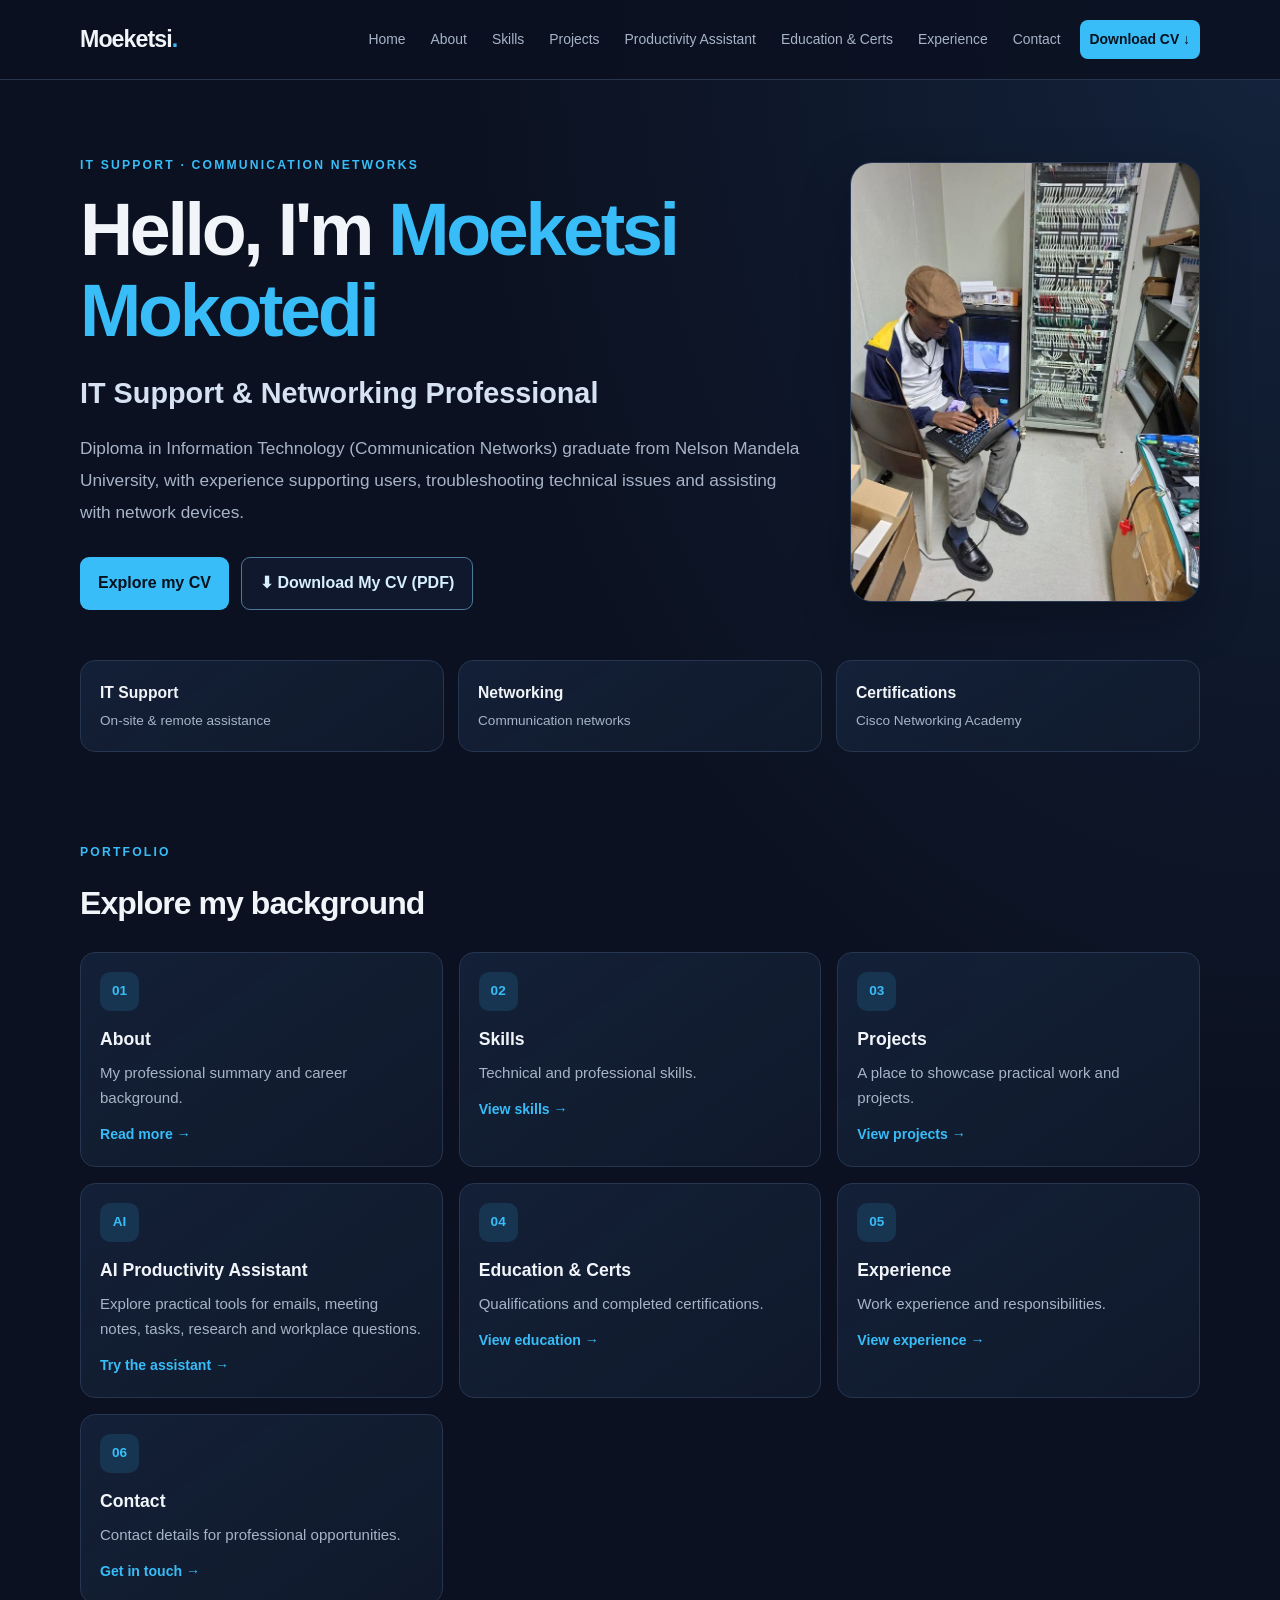
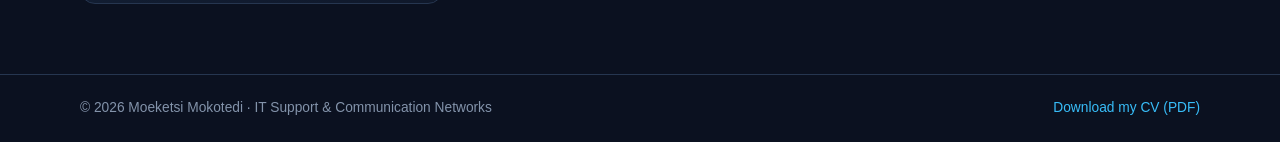
<file: index.html>
<!DOCTYPE html>
<html lang="en">
<head>
  <meta charset="UTF-8">
  <meta name="viewport" content="width=device-width, initial-scale=1.0">
  <meta name="description" content="Moeketsi Mokotedi's CV portfolio: IT support, communication networks, technical skills, education and experience.">
  <title>Home | Moeketsi Mokotedi</title>
  <link rel="stylesheet" href="css/style.css">
</head>
<body>

<header class="site-header">
  <a href="index.html" class="logo">Moeketsi<span>.</span></a>
  <button class="menu-toggle" aria-label="Toggle navigation" aria-expanded="false">☰</button>
  <nav class="navigation" aria-label="Main navigation">
    <a href="index.html">Home</a>
    <a href="about.html">About</a>
    <a href="skills.html">Skills</a>
    <a href="projects.html">Projects</a>
    <a href="productivity-assistant.html">Productivity Assistant</a>
    <a href="education.html">Education &amp; Certs</a>
    <a href="experience.html">Experience</a>
    <a href="contact.html">Contact</a>
    <a class="nav-download" href="downloads/Moeketsi-Mokotedi-CV.pdf" download>Download CV ↓</a>
  </nav>
</header>

<main class="page-wrap">

<section class="hero hero-with-photo">
  <div class="hero-copy">
    <p class="eyebrow">IT SUPPORT · COMMUNICATION NETWORKS</p>
    <h1>Hello, I'm <span>Moeketsi Mokotedi</span></h1>
    <h2>IT Support &amp; Networking Professional</h2>
    <p class="lead">Diploma in Information Technology (Communication Networks) graduate from Nelson Mandela University, with experience supporting users, troubleshooting technical issues and assisting with network devices.</p>
    <div class="button-row">
      <a class="button button-primary" href="about.html">Explore my CV</a>
      <a class="button button-outline" href="downloads/Moeketsi-Mokotedi-CV.pdf" download>⬇ Download My CV (PDF)</a>
    </div>
  </div>
  <img class="profile-photo" src="images/moeketsi-profile.jpg" alt="Moeketsi Mokotedi working on a laptop beside network equipment">
  <div class="quick-facts">
    <div><strong>IT Support</strong><span>On-site &amp; remote assistance</span></div>
    <div><strong>Networking</strong><span>Communication networks</span></div>
    <div><strong>Certifications</strong><span>Cisco Networking Academy</span></div>
  </div>
</section>
<section class="section">
  <div class="section-heading"><p class="eyebrow">PORTFOLIO</p><h2>Explore my background</h2></div>
  <div class="card-grid">
    <a class="feature-card" href="about.html"><span class="card-icon">01</span><h3>About</h3><p>My professional summary and career background.</p><span class="card-link">Read more →</span></a>
    <a class="feature-card" href="skills.html"><span class="card-icon">02</span><h3>Skills</h3><p>Technical and professional skills.</p><span class="card-link">View skills →</span></a>
    <a class="feature-card" href="projects.html"><span class="card-icon">03</span><h3>Projects</h3><p>A place to showcase practical work and projects.</p><span class="card-link">View projects →</span></a>
    <a class="feature-card" href="productivity-assistant.html"><span class="card-icon">AI</span><h3>AI Productivity Assistant</h3><p>Explore practical tools for emails, meeting notes, tasks, research and workplace questions.</p><span class="card-link">Try the assistant →</span></a>
    <a class="feature-card" href="education.html"><span class="card-icon">04</span><h3>Education &amp; Certs</h3><p>Qualifications and completed certifications.</p><span class="card-link">View education →</span></a>
    <a class="feature-card" href="experience.html"><span class="card-icon">05</span><h3>Experience</h3><p>Work experience and responsibilities.</p><span class="card-link">View experience →</span></a>
    <a class="feature-card" href="contact.html"><span class="card-icon">06</span><h3>Contact</h3><p>Contact details for professional opportunities.</p><span class="card-link">Get in touch →</span></a>
  </div>
</section>

</main>

<footer class="site-footer">
  <p>© 2026 Moeketsi Mokotedi · IT Support &amp; Communication Networks</p>
  <a href="downloads/Moeketsi-Mokotedi-CV.pdf" download>Download my CV (PDF)</a>
</footer>
<script src="js/script.js"></script>

</body>
</html>
</file>
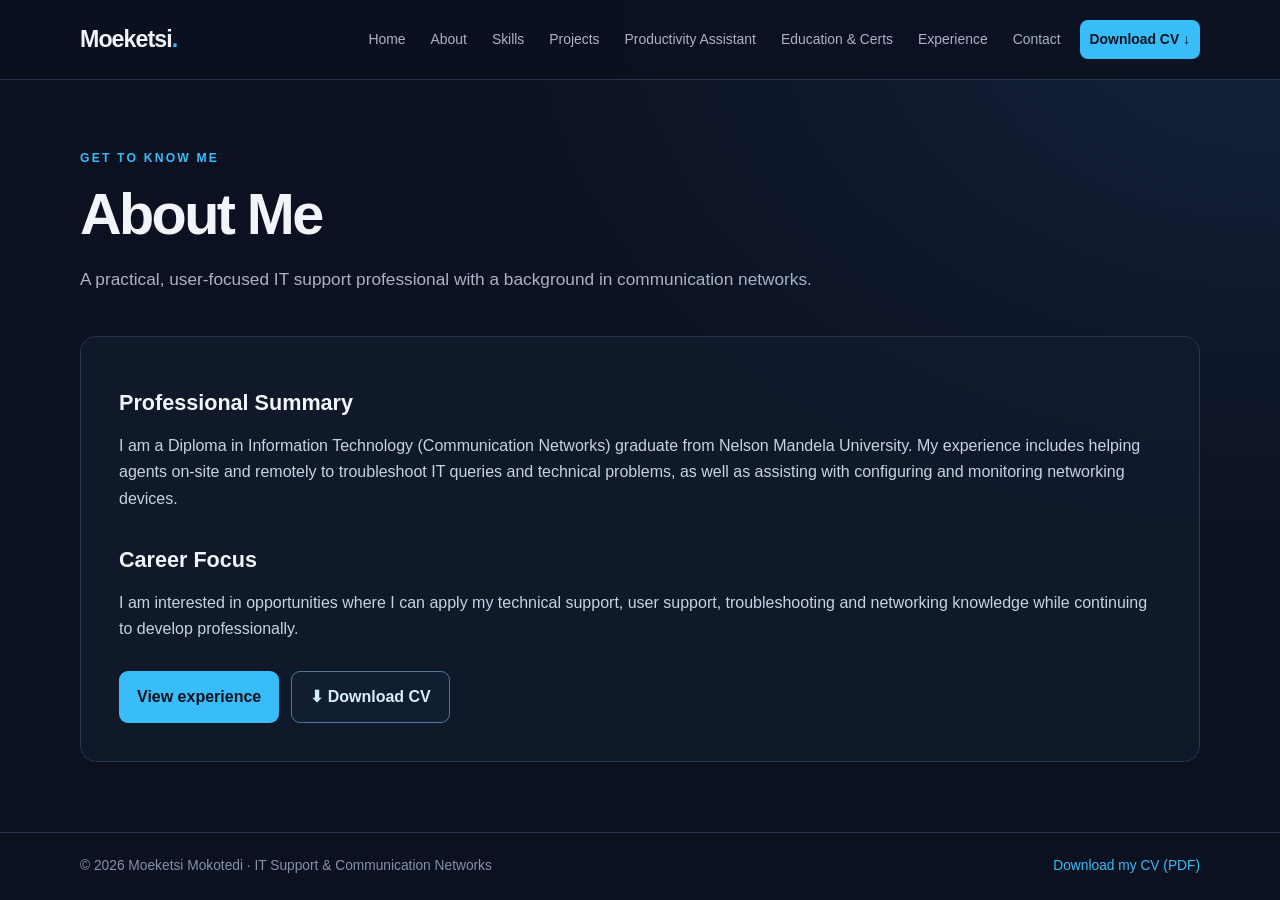
<file: about.html>
<!DOCTYPE html>
<html lang="en">
<head>
  <meta charset="UTF-8">
  <meta name="viewport" content="width=device-width, initial-scale=1.0">
  <meta name="description" content="Moeketsi Mokotedi's CV portfolio: IT support, communication networks, technical skills, education and experience.">
  <title>About | Moeketsi Mokotedi</title>
  <link rel="stylesheet" href="css/style.css">
</head>
<body>

<header class="site-header">
  <a href="index.html" class="logo">Moeketsi<span>.</span></a>
  <button class="menu-toggle" aria-label="Toggle navigation" aria-expanded="false">☰</button>
  <nav class="navigation" aria-label="Main navigation">
    <a href="index.html">Home</a>
    <a href="about.html">About</a>
    <a href="skills.html">Skills</a>
    <a href="projects.html">Projects</a>
    <a href="productivity-assistant.html">Productivity Assistant</a>
    <a href="education.html">Education &amp; Certs</a>
    <a href="experience.html">Experience</a>
    <a href="contact.html">Contact</a>
    <a class="nav-download" href="downloads/Moeketsi-Mokotedi-CV.pdf" download>Download CV ↓</a>
  </nav>
</header>

<main class="page-wrap">

<section class="page-intro"><p class="eyebrow">GET TO KNOW ME</p><h1>About Me</h1><p class="lead">A practical, user-focused IT support professional with a background in communication networks.</p></section>
<section class="content-panel">
  <h2>Professional Summary</h2>
  <p>I am a Diploma in Information Technology (Communication Networks) graduate from Nelson Mandela University. My experience includes helping agents on-site and remotely to troubleshoot IT queries and technical problems, as well as assisting with configuring and monitoring networking devices.</p>
  <h2>Career Focus</h2>
  <p>I am interested in opportunities where I can apply my technical support, user support, troubleshooting and networking knowledge while continuing to develop professionally.</p>
  <div class="button-row"><a class="button button-primary" href="experience.html">View experience</a><a class="button button-outline" href="downloads/Moeketsi-Mokotedi-CV.pdf" download>⬇ Download CV</a></div>
</section>

</main>

<footer class="site-footer">
  <p>© 2026 Moeketsi Mokotedi · IT Support &amp; Communication Networks</p>
  <a href="downloads/Moeketsi-Mokotedi-CV.pdf" download>Download my CV (PDF)</a>
</footer>
<script src="js/script.js"></script>

</body>
</html>
</file>
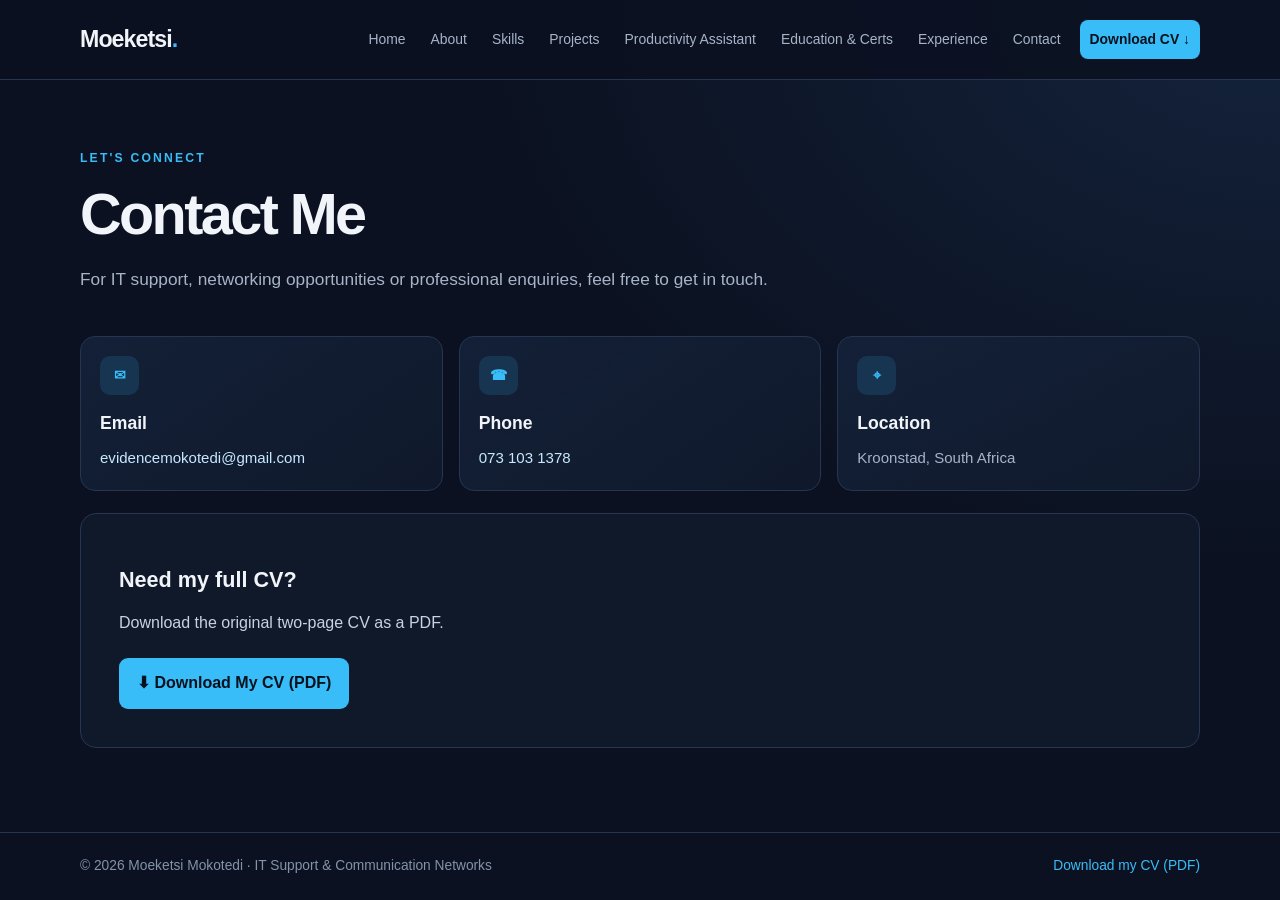
<file: contact.html>
<!DOCTYPE html>
<html lang="en">
<head>
  <meta charset="UTF-8">
  <meta name="viewport" content="width=device-width, initial-scale=1.0">
  <meta name="description" content="Moeketsi Mokotedi's CV portfolio: IT support, communication networks, technical skills, education and experience.">
  <title>Contact | Moeketsi Mokotedi</title>
  <link rel="stylesheet" href="css/style.css">
</head>
<body>

<header class="site-header">
  <a href="index.html" class="logo">Moeketsi<span>.</span></a>
  <button class="menu-toggle" aria-label="Toggle navigation" aria-expanded="false">☰</button>
  <nav class="navigation" aria-label="Main navigation">
    <a href="index.html">Home</a>
    <a href="about.html">About</a>
    <a href="skills.html">Skills</a>
    <a href="projects.html">Projects</a>
    <a href="productivity-assistant.html">Productivity Assistant</a>
    <a href="education.html">Education &amp; Certs</a>
    <a href="experience.html">Experience</a>
    <a href="contact.html">Contact</a>
    <a class="nav-download" href="downloads/Moeketsi-Mokotedi-CV.pdf" download>Download CV ↓</a>
  </nav>
</header>

<main class="page-wrap">

<section class="page-intro"><p class="eyebrow">LET'S CONNECT</p><h1>Contact Me</h1><p class="lead">For IT support, networking opportunities or professional enquiries, feel free to get in touch.</p></section>
<section class="contact-grid">
  <article class="contact-card"><span class="card-icon">✉</span><h2>Email</h2><p><a href="mailto:evidencemokotedi@gmail.com">evidencemokotedi@gmail.com</a></p></article>
  <article class="contact-card"><span class="card-icon">☎</span><h2>Phone</h2><p><a href="tel:+27731031378">073 103 1378</a></p></article>
  <article class="contact-card"><span class="card-icon">⌖</span><h2>Location</h2><p>Kroonstad, South Africa</p></article>
</section>
<section class="content-panel download-panel"><h2>Need my full CV?</h2><p>Download the original two-page CV as a PDF.</p><a class="button button-primary" href="downloads/Moeketsi-Mokotedi-CV.pdf" download>⬇ Download My CV (PDF)</a></section>

</main>

<footer class="site-footer">
  <p>© 2026 Moeketsi Mokotedi · IT Support &amp; Communication Networks</p>
  <a href="downloads/Moeketsi-Mokotedi-CV.pdf" download>Download my CV (PDF)</a>
</footer>
<script src="js/script.js"></script>

</body>
</html>
</file>
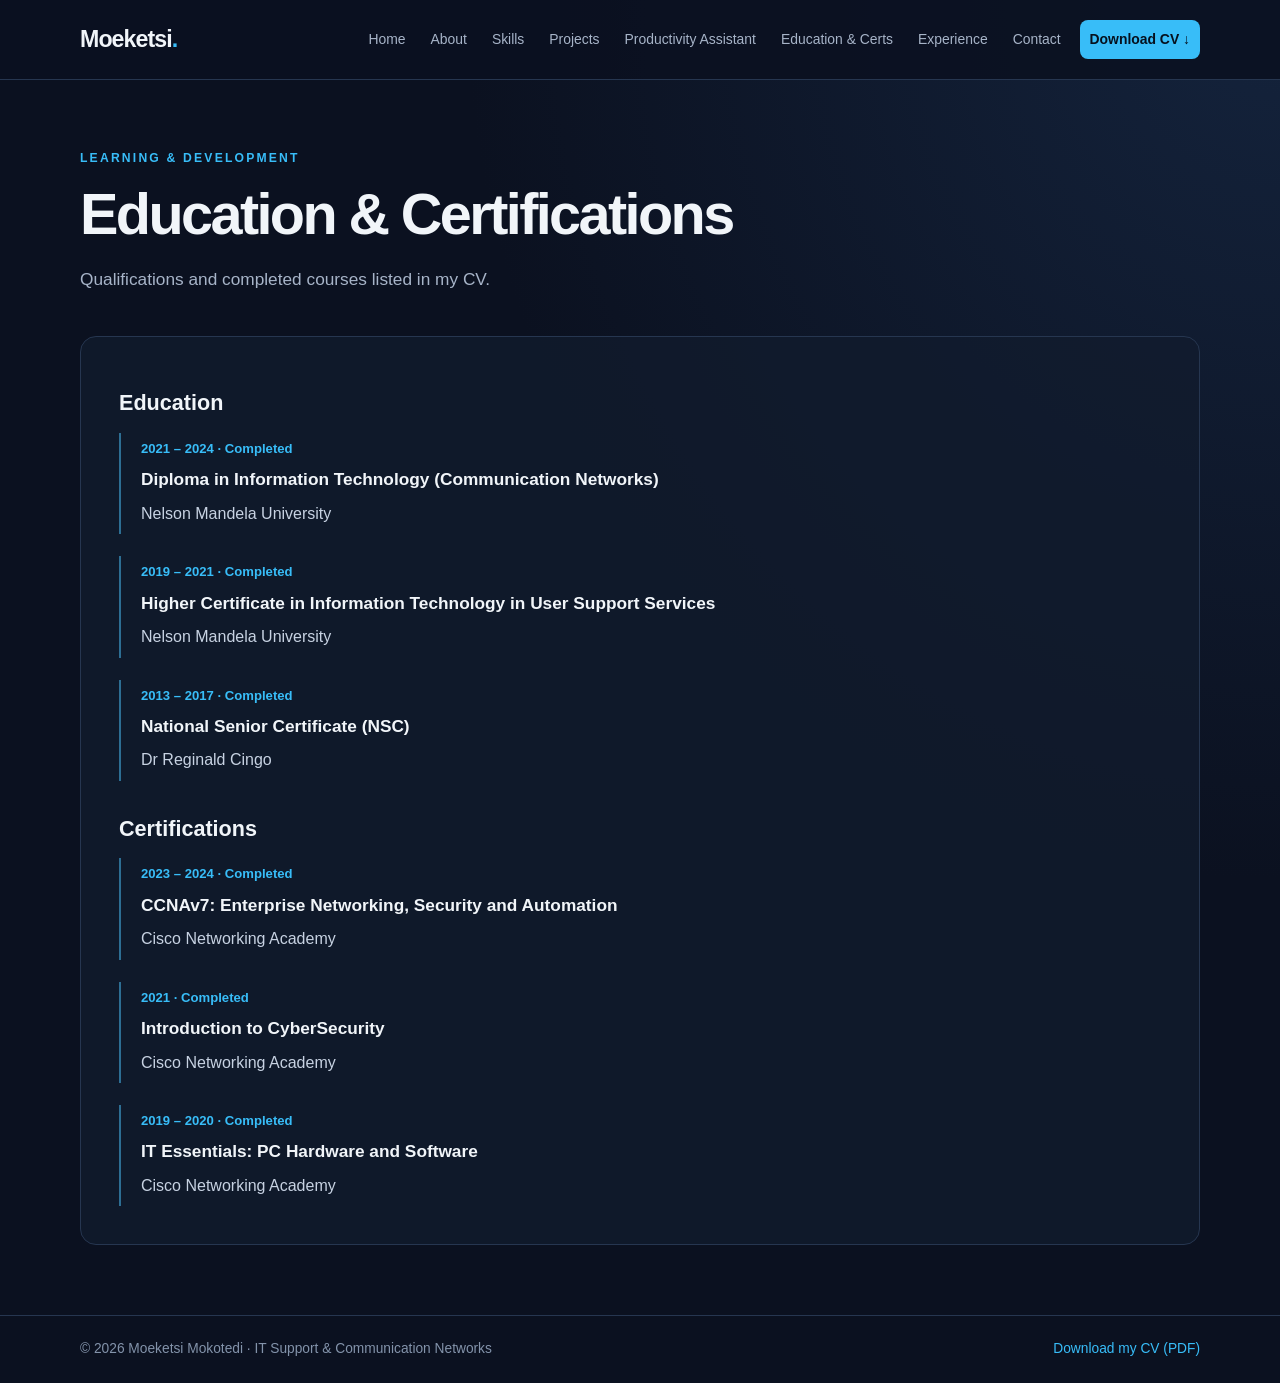
<file: education.html>
<!DOCTYPE html>
<html lang="en">
<head>
  <meta charset="UTF-8">
  <meta name="viewport" content="width=device-width, initial-scale=1.0">
  <meta name="description" content="Moeketsi Mokotedi's CV portfolio: IT support, communication networks, technical skills, education and experience.">
  <title>Education & Certifications | Moeketsi Mokotedi</title>
  <link rel="stylesheet" href="css/style.css">
</head>
<body>

<header class="site-header">
  <a href="index.html" class="logo">Moeketsi<span>.</span></a>
  <button class="menu-toggle" aria-label="Toggle navigation" aria-expanded="false">☰</button>
  <nav class="navigation" aria-label="Main navigation">
    <a href="index.html">Home</a>
    <a href="about.html">About</a>
    <a href="skills.html">Skills</a>
    <a href="projects.html">Projects</a>
    <a href="productivity-assistant.html">Productivity Assistant</a>
    <a href="education.html">Education &amp; Certs</a>
    <a href="experience.html">Experience</a>
    <a href="contact.html">Contact</a>
    <a class="nav-download" href="downloads/Moeketsi-Mokotedi-CV.pdf" download>Download CV ↓</a>
  </nav>
</header>

<main class="page-wrap">

<section class="page-intro"><p class="eyebrow">LEARNING &amp; DEVELOPMENT</p><h1>Education &amp; Certifications</h1><p class="lead">Qualifications and completed courses listed in my CV.</p></section>
<section class="content-panel">
  <h2>Education</h2><div class="timeline">
    <article class="timeline-item"><span class="date">2021 – 2024 · Completed</span><h3>Diploma in Information Technology (Communication Networks)</h3><p>Nelson Mandela University</p></article>
    <article class="timeline-item"><span class="date">2019 – 2021 · Completed</span><h3>Higher Certificate in Information Technology in User Support Services</h3><p>Nelson Mandela University</p></article>
    <article class="timeline-item"><span class="date">2013 – 2017 · Completed</span><h3>National Senior Certificate (NSC)</h3><p>Dr Reginald Cingo</p></article>
  </div>
  <h2>Certifications</h2><div class="timeline">
    <article class="timeline-item"><span class="date">2023 – 2024 · Completed</span><h3>CCNAv7: Enterprise Networking, Security and Automation</h3><p>Cisco Networking Academy</p></article>
    <article class="timeline-item"><span class="date">2021 · Completed</span><h3>Introduction to CyberSecurity</h3><p>Cisco Networking Academy</p></article>
    <article class="timeline-item"><span class="date">2019 – 2020 · Completed</span><h3>IT Essentials: PC Hardware and Software</h3><p>Cisco Networking Academy</p></article>
  </div>
</section>

</main>

<footer class="site-footer">
  <p>© 2026 Moeketsi Mokotedi · IT Support &amp; Communication Networks</p>
  <a href="downloads/Moeketsi-Mokotedi-CV.pdf" download>Download my CV (PDF)</a>
</footer>
<script src="js/script.js"></script>

</body>
</html>
</file>
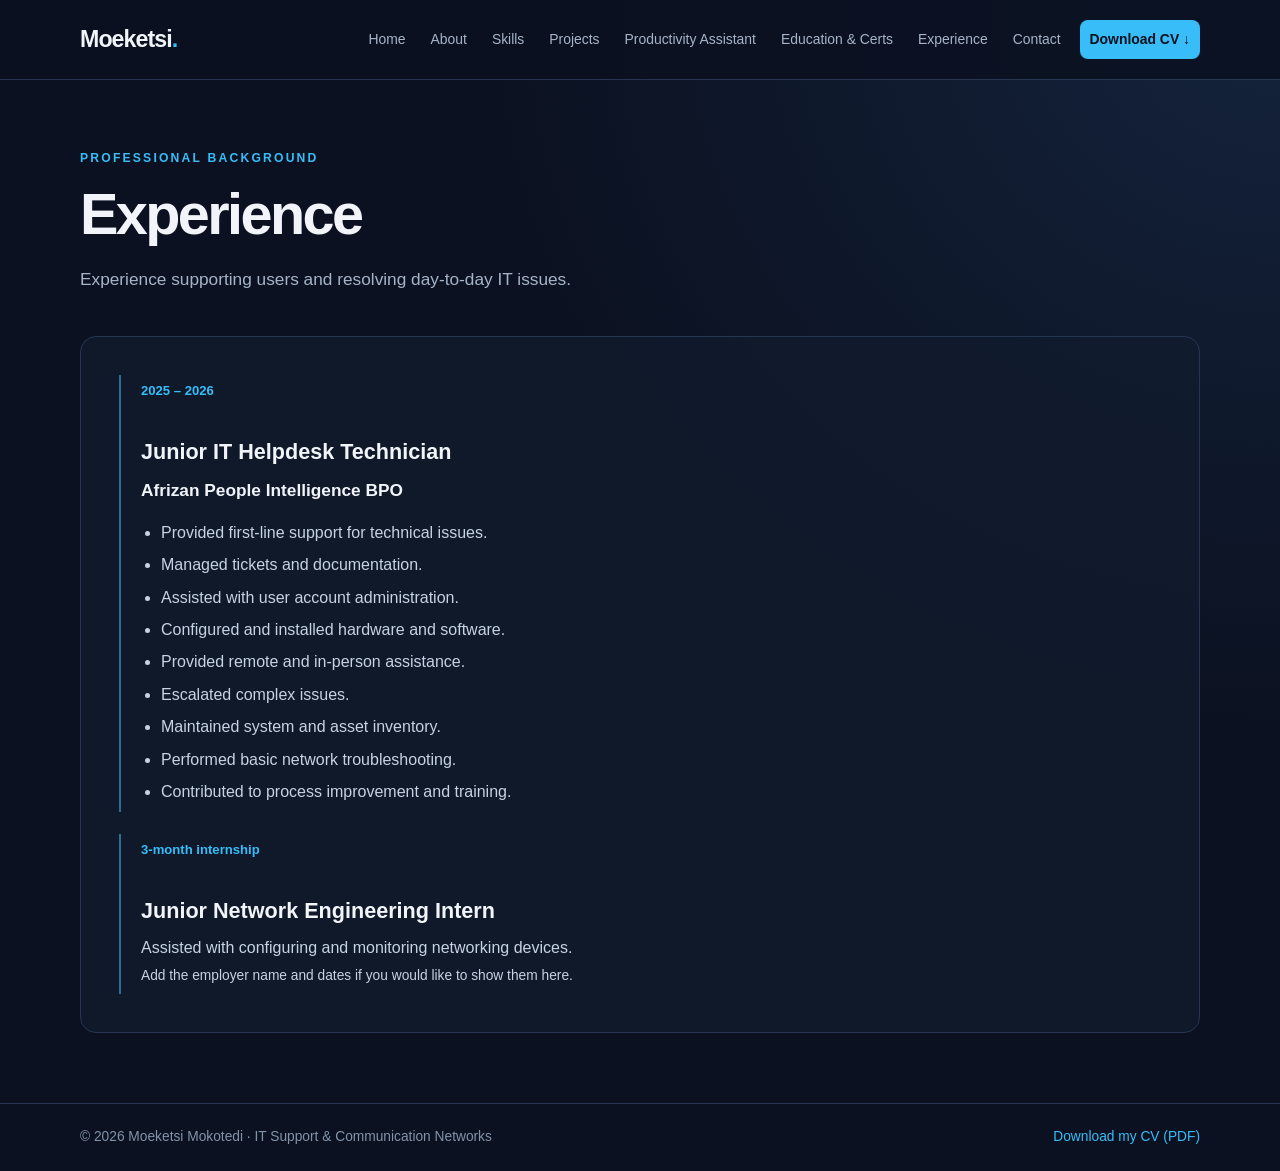
<file: experience.html>
<!DOCTYPE html>
<html lang="en">
<head>
  <meta charset="UTF-8">
  <meta name="viewport" content="width=device-width, initial-scale=1.0">
  <meta name="description" content="Moeketsi Mokotedi's CV portfolio: IT support, communication networks, technical skills, education and experience.">
  <title>Experience | Moeketsi Mokotedi</title>
  <link rel="stylesheet" href="css/style.css">
</head>
<body>

<header class="site-header">
  <a href="index.html" class="logo">Moeketsi<span>.</span></a>
  <button class="menu-toggle" aria-label="Toggle navigation" aria-expanded="false">☰</button>
  <nav class="navigation" aria-label="Main navigation">
    <a href="index.html">Home</a>
    <a href="about.html">About</a>
    <a href="skills.html">Skills</a>
    <a href="projects.html">Projects</a>
    <a href="productivity-assistant.html">Productivity Assistant</a>
    <a href="education.html">Education &amp; Certs</a>
    <a href="experience.html">Experience</a>
    <a href="contact.html">Contact</a>
    <a class="nav-download" href="downloads/Moeketsi-Mokotedi-CV.pdf" download>Download CV ↓</a>
  </nav>
</header>

<main class="page-wrap">

<section class="page-intro"><p class="eyebrow">PROFESSIONAL BACKGROUND</p><h1>Experience</h1><p class="lead">Experience supporting users and resolving day-to-day IT issues.</p></section>
<section class="content-panel">
  <div class="timeline">
    <article class="timeline-item"><span class="date">2025 – 2026</span><h2>Junior IT Helpdesk Technician</h2><h3>Afrizan People Intelligence BPO</h3>
      <ul class="detail-list">
        <li>Provided first-line support for technical issues.</li><li>Managed tickets and documentation.</li><li>Assisted with user account administration.</li><li>Configured and installed hardware and software.</li><li>Provided remote and in-person assistance.</li><li>Escalated complex issues.</li><li>Maintained system and asset inventory.</li><li>Performed basic network troubleshooting.</li><li>Contributed to process improvement and training.</li>
      </ul>
    </article>
    <article class="timeline-item"><span class="date">3-month internship</span><h2>Junior Network Engineering Intern</h2><p>Assisted with configuring and monitoring networking devices.</p><p class="project-note">Add the employer name and dates if you would like to show them here.</p></article>
  </div>
</section>

</main>

<footer class="site-footer">
  <p>© 2026 Moeketsi Mokotedi · IT Support &amp; Communication Networks</p>
  <a href="downloads/Moeketsi-Mokotedi-CV.pdf" download>Download my CV (PDF)</a>
</footer>
<script src="js/script.js"></script>

</body>
</html>
</file>
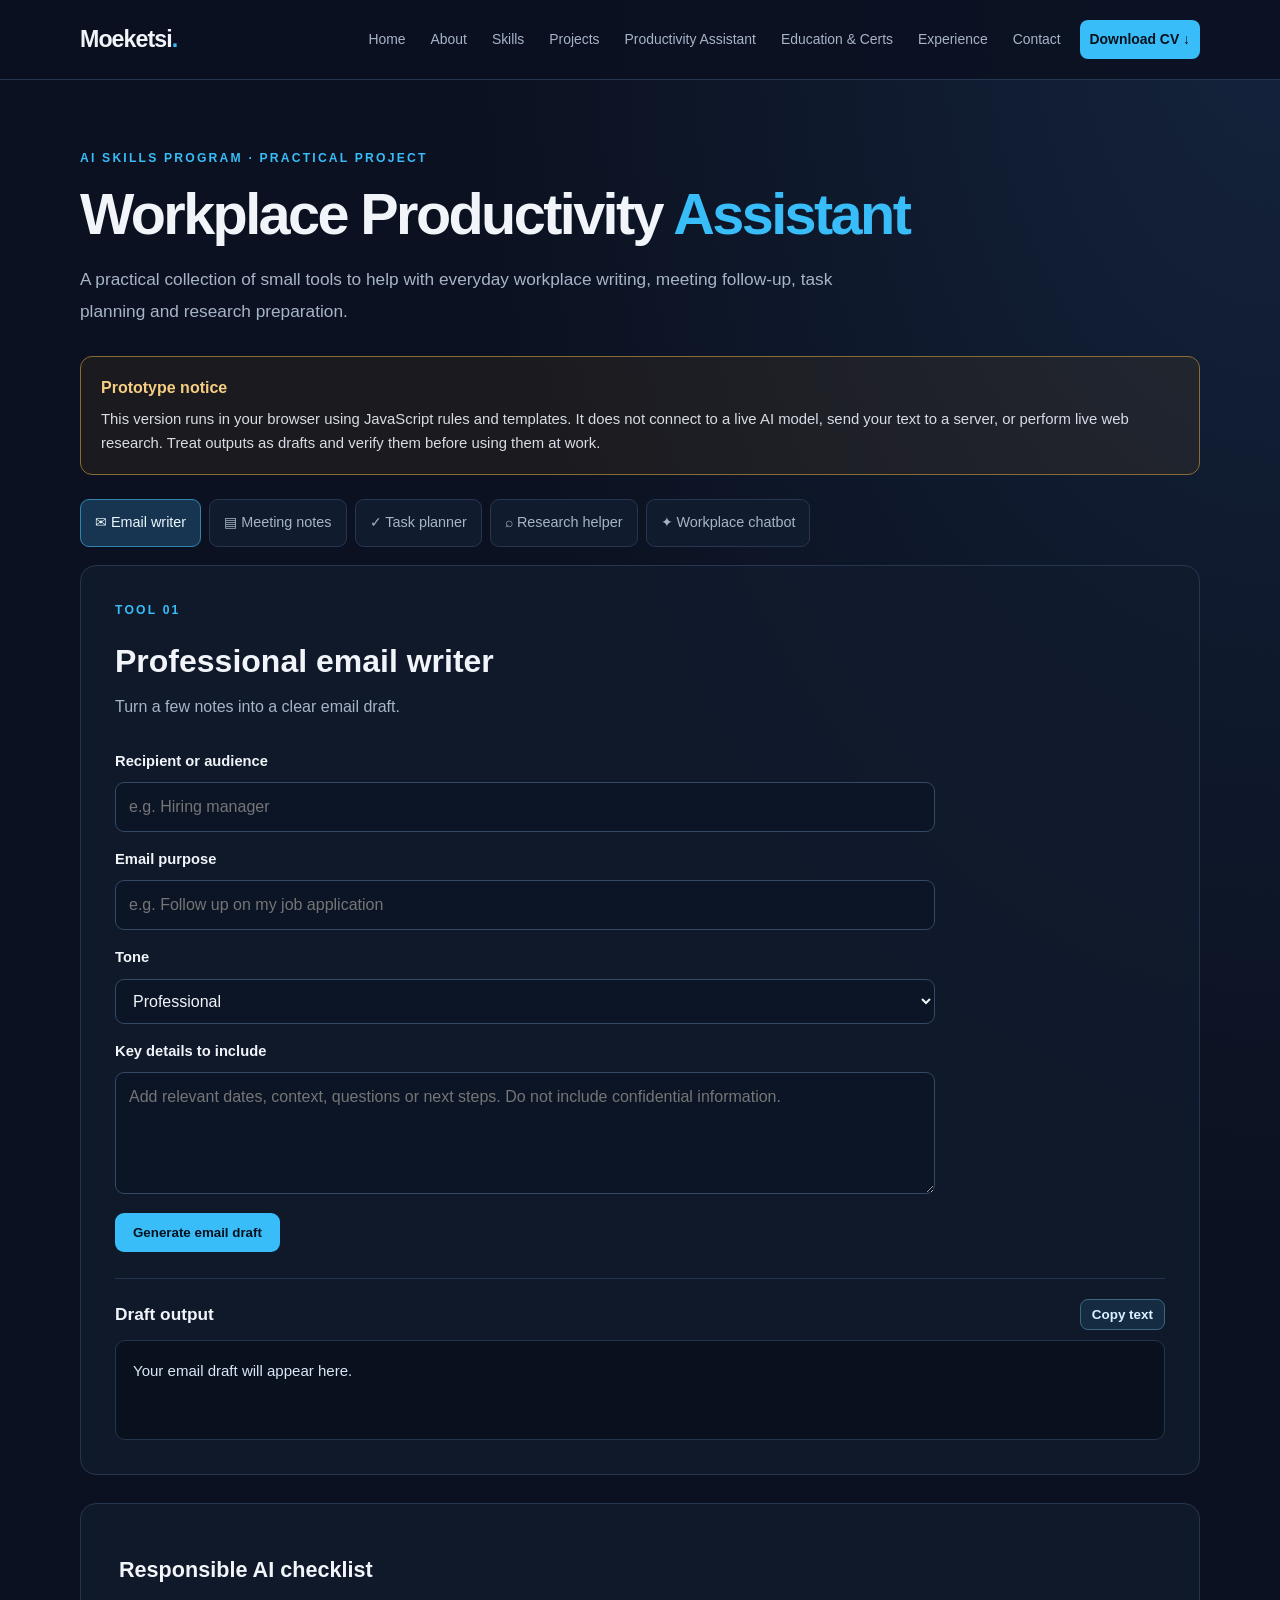
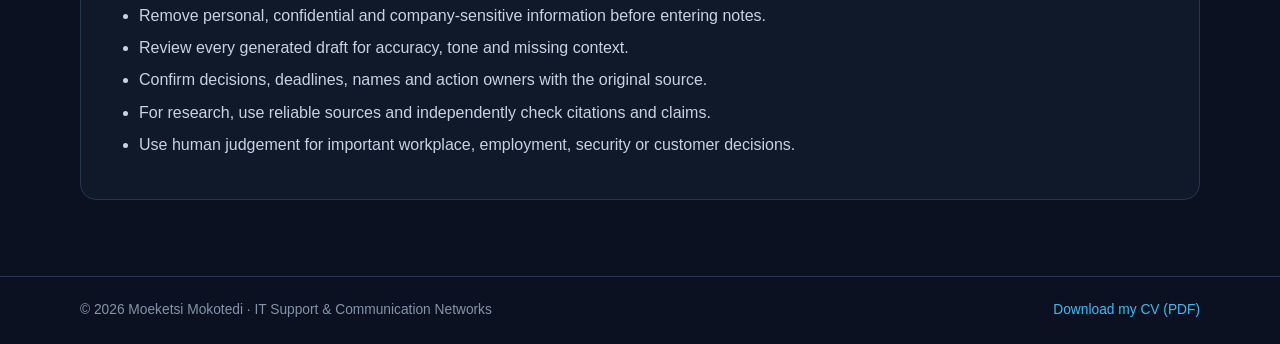
<file: productivity-assistant.html>
<!DOCTYPE html>
<html lang="en">
<head>
  <meta charset="UTF-8">
  <meta name="viewport" content="width=device-width, initial-scale=1.0">
  <meta name="description" content="A workplace productivity assistant prototype for drafting emails, summarising meeting notes, planning tasks and structuring research.">
  <title>Productivity Assistant | Moeketsi Mokotedi</title>
  <link rel="stylesheet" href="css/style.css">
</head>
<body>
<header class="site-header">
  <a href="index.html" class="logo">Moeketsi<span>.</span></a>
  <button class="menu-toggle" aria-label="Toggle navigation" aria-expanded="false">☰</button>
  <nav class="navigation" aria-label="Main navigation">
    <a href="index.html">Home</a><a href="about.html">About</a><a href="skills.html">Skills</a>
    <a href="projects.html">Projects</a><a href="productivity-assistant.html" aria-current="page">Productivity Assistant</a>
    <a href="education.html">Education &amp; Certs</a><a href="experience.html">Experience</a><a href="contact.html">Contact</a>
    <a class="nav-download" href="downloads/Moeketsi-Mokotedi-CV.pdf" download>Download CV ↓</a>
  </nav>
</header>
<main class="page-wrap assistant-page">
  <section class="page-intro">
    <p class="eyebrow">AI SKILLS PROGRAM · PRACTICAL PROJECT</p>
    <h1>Workplace Productivity <span class="accent-text">Assistant</span></h1>
    <p class="lead">A practical collection of small tools to help with everyday workplace writing, meeting follow-up, task planning and research preparation.</p>
  </section>
  <section class="prototype-notice" aria-label="Prototype transparency note">
    <strong>Prototype notice</strong>
    <p>This version runs in your browser using JavaScript rules and templates. It does not connect to a live AI model, send your text to a server, or perform live web research. Treat outputs as drafts and verify them before using them at work.</p>
  </section>
  <nav class="tool-tabs" aria-label="Assistant tools">
    <button class="tool-tab active" type="button" data-tool="email" aria-selected="true">✉ Email writer</button>
    <button class="tool-tab" type="button" data-tool="meeting" aria-selected="false">▤ Meeting notes</button>
    <button class="tool-tab" type="button" data-tool="tasks" aria-selected="false">✓ Task planner</button>
    <button class="tool-tab" type="button" data-tool="research" aria-selected="false">⌕ Research helper</button>
    <button class="tool-tab" type="button" data-tool="chat" aria-selected="false">✦ Workplace chatbot</button>
  </nav>
  <section class="tool-panel active" id="tool-email">
    <div class="tool-heading"><p class="eyebrow">TOOL 01</p><h2>Professional email writer</h2><p>Turn a few notes into a clear email draft.</p></div>
    <form id="email-form" class="assistant-form">
      <label for="email-recipient">Recipient or audience</label><input id="email-recipient" placeholder="e.g. Hiring manager" required>
      <label for="email-purpose">Email purpose</label><input id="email-purpose" placeholder="e.g. Follow up on my job application" required>
      <label for="email-tone">Tone</label><select id="email-tone"><option value="professional">Professional</option><option value="friendly">Friendly</option><option value="formal">Formal</option><option value="concise">Concise</option></select>
      <label for="email-details">Key details to include</label><textarea id="email-details" rows="4" placeholder="Add relevant dates, context, questions or next steps. Do not include confidential information."></textarea>
      <button class="button button-primary" type="submit">Generate email draft</button>
    </form>
    <div class="output-wrap"><div class="output-head"><h3>Draft output</h3><button class="button button-small copy-output" type="button" data-output="email-output">Copy text</button></div><pre class="assistant-output" id="email-output" aria-live="polite">Your email draft will appear here.</pre></div>
  </section>
  <section class="tool-panel" id="tool-meeting" hidden>
    <div class="tool-heading"><p class="eyebrow">TOOL 02</p><h2>Meeting notes summariser</h2><p>Paste non-confidential notes. The tool separates likely decisions, actions and general points using simple text rules.</p></div>
    <form id="meeting-form" class="assistant-form">
      <label for="meeting-notes">Meeting notes</label><textarea id="meeting-notes" rows="8" placeholder="Example: Decision: use the new support checklist&#10;Action: Thabo to test the process by Friday&#10;Discussed recurring password reset requests" required></textarea>
      <button class="button button-primary" type="submit">Organise notes</button>
    </form>
    <div class="output-wrap"><div class="output-head"><h3>Organised summary</h3><button class="button button-small copy-output" type="button" data-output="meeting-output">Copy text</button></div><pre class="assistant-output" id="meeting-output" aria-live="polite">Your meeting summary will appear here.</pre></div>
  </section>
  <section class="tool-panel" id="tool-tasks" hidden>
    <div class="tool-heading"><p class="eyebrow">TOOL 03</p><h2>Task planner</h2><p>Enter one task per line. The planner suggests a priority based on words such as “urgent”, “today” and “deadline”. Check the suggestions against your real commitments.</p></div>
    <form id="tasks-form" class="assistant-form">
      <label for="task-list">Tasks (one per line)</label><textarea id="task-list" rows="7" placeholder="Reply to urgent support ticket today&#10;Prepare weekly report by Friday&#10;Read networking documentation" required></textarea>
      <label for="task-focus">Planning focus</label><select id="task-focus"><option value="balanced">Balanced workload</option><option value="deadline">Deadline first</option><option value="quick">Quick wins first</option></select>
      <button class="button button-primary" type="submit">Build task plan</button>
    </form>
    <div class="output-wrap"><div class="output-head"><h3>Suggested plan</h3><button class="button button-small copy-output" type="button" data-output="tasks-output">Copy text</button></div><pre class="assistant-output" id="tasks-output" aria-live="polite">Your task plan will appear here.</pre></div>
  </section>
  <section class="tool-panel" id="tool-research" hidden>
    <div class="tool-heading"><p class="eyebrow">TOOL 04</p><h2>Research helper</h2><p>Create a structured research plan and reusable prompt. This tool does not browse the web or verify sources.</p></div>
    <form id="research-form" class="assistant-form">
      <label for="research-topic">Research topic</label><input id="research-topic" placeholder="e.g. AI in IT support" required>
      <label for="research-question">Main question or objective</label><textarea id="research-question" rows="3" placeholder="What do you need to find out?" required></textarea>
      <label for="research-audience">Who is the research for?</label><input id="research-audience" placeholder="e.g. IT team lead, students, general audience">
      <button class="button button-primary" type="submit">Create research plan</button>
    </form>
    <div class="output-wrap"><div class="output-head"><h3>Research plan</h3><button class="button button-small copy-output" type="button" data-output="research-output">Copy text</button></div><pre class="assistant-output" id="research-output" aria-live="polite">Your research plan will appear here.</pre></div>
  </section>
  <section class="tool-panel" id="tool-chat" hidden>
    <div class="tool-heading"><p class="eyebrow">TOOL 05</p><h2>Workplace productivity chatbot</h2><p>Ask for general help with planning, writing, meetings or research. This demo responds with prepared guidance rather than a generative AI model.</p></div>
    <form id="chat-form" class="assistant-form">
      <label for="chat-question">Your question</label><textarea id="chat-question" rows="3" placeholder="e.g. How can I prepare for a productive team meeting?" required></textarea>
      <button class="button button-primary" type="submit">Ask assistant</button>
    </form>
    <div class="output-wrap"><div class="output-head"><h3>Response</h3><button class="button button-small copy-output" type="button" data-output="chat-output">Copy text</button></div><pre class="assistant-output" id="chat-output" aria-live="polite">Ask a question to see a suggested response.</pre></div>
    <div class="quick-prompts"><span>Try:</span><button type="button" class="prompt-chip" data-prompt="How can I prioritise my workday?">Prioritise my day</button><button type="button" class="prompt-chip" data-prompt="How do I write a professional follow-up email?">Follow-up email</button><button type="button" class="prompt-chip" data-prompt="How can I make meetings more effective?">Better meetings</button></div>
  </section>
  <section class="responsible-ai content-panel">
    <h2>Responsible AI checklist</h2>
    <ul class="detail-list">
      <li>Remove personal, confidential and company-sensitive information before entering notes.</li>
      <li>Review every generated draft for accuracy, tone and missing context.</li>
      <li>Confirm decisions, deadlines, names and action owners with the original source.</li>
      <li>For research, use reliable sources and independently check citations and claims.</li>
      <li>Use human judgement for important workplace, employment, security or customer decisions.</li>
    </ul>
  </section>
</main>
<footer class="site-footer"><p>© 2026 Moeketsi Mokotedi · IT Support &amp; Communication Networks</p><a href="downloads/Moeketsi-Mokotedi-CV.pdf" download>Download my CV (PDF)</a></footer>
<script src="js/script.js"></script>
</body>
</html>
</file>
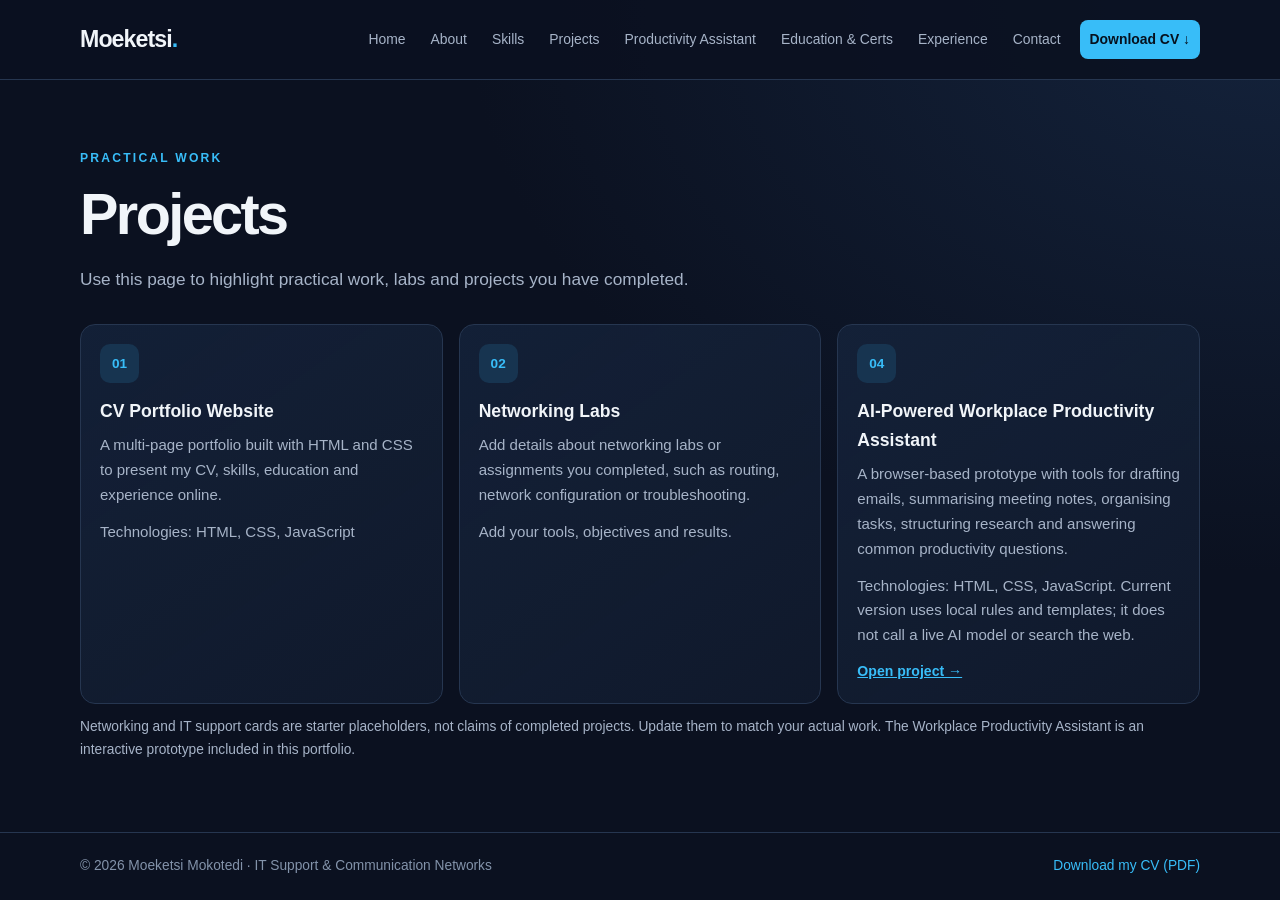
<file: projects.html>
<!DOCTYPE html>
<html lang="en">
<head>
  <meta charset="UTF-8">
  <meta name="viewport" content="width=device-width, initial-scale=1.0">
  <meta name="description" content="Moeketsi Mokotedi's CV portfolio: IT support, communication networks, technical skills, education and experience.">
  <title>Projects | Moeketsi Mokotedi</title>
  <link rel="stylesheet" href="css/style.css">
</head>
<body>

<header class="site-header">
  <a href="index.html" class="logo">Moeketsi<span>.</span></a>
  <button class="menu-toggle" aria-label="Toggle navigation" aria-expanded="false">☰</button>
  <nav class="navigation" aria-label="Main navigation">
    <a href="index.html">Home</a>
    <a href="about.html">About</a>
    <a href="skills.html">Skills</a>
    <a href="projects.html">Projects</a>
    <a href="productivity-assistant.html">Productivity Assistant</a>
    <a href="education.html">Education &amp; Certs</a>
    <a href="experience.html">Experience</a>
    <a href="contact.html">Contact</a>
    <a class="nav-download" href="downloads/Moeketsi-Mokotedi-CV.pdf" download>Download CV ↓</a>
  </nav>
</header>

<main class="page-wrap">

<section class="page-intro"><p class="eyebrow">PRACTICAL WORK</p><h1>Projects</h1><p class="lead">Use this page to highlight practical work, labs and projects you have completed.</p></section>
<section class="card-grid project-grid">
  <article class="feature-card"><span class="card-icon">01</span><h3>CV Portfolio Website</h3><p>A multi-page portfolio built with HTML and CSS to present my CV, skills, education and experience online.</p><p class="project-note">Technologies: HTML, CSS, JavaScript</p></article>
  <article class="feature-card"><span class="card-icon">02</span><h3>Networking Labs</h3><p>Add details about networking labs or assignments you completed, such as routing, network configuration or troubleshooting.</p><p class="project-note">Add your tools, objectives and results.</p></article>
  <article class="feature-card"><span class="card-icon">04</span><h3>AI-Powered Workplace Productivity Assistant</h3><p>A browser-based prototype with tools for drafting emails, summarising meeting notes, organising tasks, structuring research and answering common productivity questions.</p><p class="project-note">Technologies: HTML, CSS, JavaScript. Current version uses local rules and templates; it does not call a live AI model or search the web.</p><a class="card-link" href="productivity-assistant.html">Open project →</a></article>
</section>
<p class="notice">Networking and IT support cards are starter placeholders, not claims of completed projects. Update them to match your actual work. The Workplace Productivity Assistant is an interactive prototype included in this portfolio.</p>

</main>

<footer class="site-footer">
  <p>© 2026 Moeketsi Mokotedi · IT Support &amp; Communication Networks</p>
  <a href="downloads/Moeketsi-Mokotedi-CV.pdf" download>Download my CV (PDF)</a>
</footer>
<script src="js/script.js"></script>

</body>
</html>
</file>
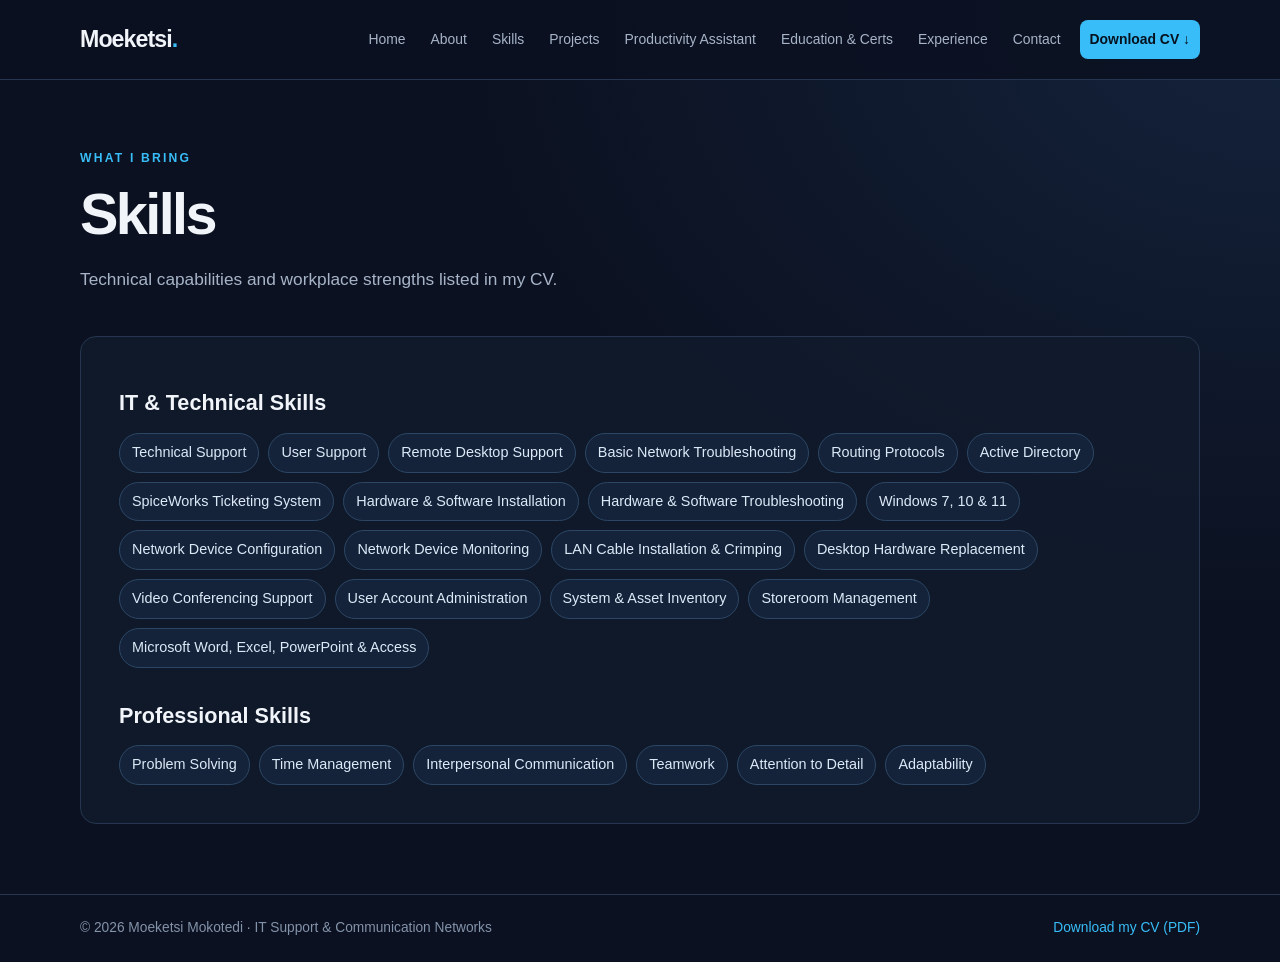
<file: skills.html>
<!DOCTYPE html>
<html lang="en">
<head>
  <meta charset="UTF-8">
  <meta name="viewport" content="width=device-width, initial-scale=1.0">
  <meta name="description" content="Moeketsi Mokotedi's CV portfolio: IT support, communication networks, technical skills, education and experience.">
  <title>Skills | Moeketsi Mokotedi</title>
  <link rel="stylesheet" href="css/style.css">
</head>
<body>

<header class="site-header">
  <a href="index.html" class="logo">Moeketsi<span>.</span></a>
  <button class="menu-toggle" aria-label="Toggle navigation" aria-expanded="false">☰</button>
  <nav class="navigation" aria-label="Main navigation">
    <a href="index.html">Home</a>
    <a href="about.html">About</a>
    <a href="skills.html">Skills</a>
    <a href="projects.html">Projects</a>
    <a href="productivity-assistant.html">Productivity Assistant</a>
    <a href="education.html">Education &amp; Certs</a>
    <a href="experience.html">Experience</a>
    <a href="contact.html">Contact</a>
    <a class="nav-download" href="downloads/Moeketsi-Mokotedi-CV.pdf" download>Download CV ↓</a>
  </nav>
</header>

<main class="page-wrap">

<section class="page-intro"><p class="eyebrow">WHAT I BRING</p><h1>Skills</h1><p class="lead">Technical capabilities and workplace strengths listed in my CV.</p></section>
<section class="content-panel">
  <h2>IT &amp; Technical Skills</h2><div class="tag-list">
    <span>Technical Support</span><span>User Support</span><span>Remote Desktop Support</span><span>Basic Network Troubleshooting</span><span>Routing Protocols</span><span>Active Directory</span><span>SpiceWorks Ticketing System</span><span>Hardware &amp; Software Installation</span><span>Hardware &amp; Software Troubleshooting</span><span>Windows 7, 10 &amp; 11</span><span>Network Device Configuration</span><span>Network Device Monitoring</span><span>LAN Cable Installation &amp; Crimping</span><span>Desktop Hardware Replacement</span><span>Video Conferencing Support</span><span>User Account Administration</span><span>System &amp; Asset Inventory</span><span>Storeroom Management</span><span>Microsoft Word, Excel, PowerPoint &amp; Access</span>
  </div>
  <h2>Professional Skills</h2><div class="tag-list"><span>Problem Solving</span><span>Time Management</span><span>Interpersonal Communication</span><span>Teamwork</span><span>Attention to Detail</span><span>Adaptability</span></div>
</section>

</main>

<footer class="site-footer">
  <p>© 2026 Moeketsi Mokotedi · IT Support &amp; Communication Networks</p>
  <a href="downloads/Moeketsi-Mokotedi-CV.pdf" download>Download my CV (PDF)</a>
</footer>
<script src="js/script.js"></script>

</body>
</html>
</file>
<file: css/style.css>
:root{--bg:#0b1120;--panel:#111b2e;--panel2:#14223a;--text:#f1f5f9;--muted:#a7b4c8;--accent:#38bdf8;--border:#263650;--max:1120px}
*{box-sizing:border-box;margin:0;padding:0}
html{scroll-behavior:smooth}
body{min-height:100vh;display:flex;flex-direction:column;background:radial-gradient(ellipse at top right,#14233c 0,transparent 45%),var(--bg);color:var(--text);font-family:Inter,Segoe UI,Arial,sans-serif;line-height:1.65}
a{color:inherit}
.site-header{width:100%;display:flex;align-items:center;justify-content:space-between;gap:24px;padding:20px max(5%,calc((100% - var(--max))/2));border-bottom:1px solid var(--border);background:rgba(11,17,32,.88);position:relative}
.logo{font-size:1.45rem;font-weight:800;letter-spacing:-.04em;text-decoration:none;white-space:nowrap}
.logo span,.hero h1 span{color:var(--accent)}
.navigation{display:flex;align-items:center;justify-content:flex-end;gap:5px;flex-wrap:wrap}
.navigation a{font-size:.87rem;text-decoration:none;color:var(--muted);padding:8px 10px;border-radius:8px;transition:.2s}
.navigation a:hover,.navigation a:focus-visible{color:var(--accent);background:var(--panel2)}
.navigation .nav-download{color:#06111e;background:var(--accent);font-weight:750;margin-left:4px}
.menu-toggle{display:none;background:transparent;color:var(--text);border:1px solid var(--border);padding:6px 10px;border-radius:8px;font-size:1.25rem}
.page-wrap{width:min(var(--max),90%);margin:0 auto;flex:1}
.hero{min-height:580px;display:flex;flex-direction:column;align-items:flex-start;justify-content:center;padding:75px 0 65px;max-width:850px}
.eyebrow{color:var(--accent);font-size:.76rem;font-weight:800;letter-spacing:.18em;text-transform:uppercase;margin-bottom:15px}
h1{font-size:clamp(2.3rem,6vw,4.6rem);line-height:1.1;letter-spacing:-.045em;margin-bottom:18px}
.hero h2{font-size:clamp(1.25rem,3vw,1.8rem);color:#d6e2f1;margin-bottom:16px}
.lead{max-width:760px;color:var(--muted);font-size:1.08rem;line-height:1.85}
.button-row{display:flex;gap:12px;flex-wrap:wrap;margin-top:28px}
.button{display:inline-flex;align-items:center;justify-content:center;gap:8px;border-radius:9px;padding:12px 18px;font-weight:750;text-decoration:none;transition:transform .2s,opacity .2s}
.button:hover{transform:translateY(-2px);opacity:.9}
.button-primary{background:var(--accent);color:#06111e}
.button-outline{border:1px solid #4b789b;color:#d7efff;background:rgba(20,34,58,.45)}
.quick-facts{display:grid;grid-template-columns:repeat(3,minmax(0,1fr));gap:14px;margin-top:50px;width:100%}
.quick-facts div,.feature-card,.contact-card{background:linear-gradient(145deg,rgba(20,34,58,.88),rgba(17,27,46,.8));border:1px solid var(--border);border-radius:15px;padding:19px}
.quick-facts strong,.quick-facts span{display:block}.quick-facts strong{font-size:.98rem}.quick-facts span{color:var(--muted);font-size:.85rem;margin-top:4px}
.section{padding:25px 0 70px}.section-heading{margin-bottom:22px}.section-heading h2{font-size:2rem;letter-spacing:-.03em}
.card-grid{display:grid;grid-template-columns:repeat(3,minmax(0,1fr));gap:16px}
.feature-card{display:block;text-decoration:none;min-height:190px;transition:border-color .2s,transform .2s}
.feature-card:hover{border-color:#3c86ac;transform:translateY(-3px)}
.card-icon{display:inline-flex;align-items:center;justify-content:center;width:39px;height:39px;border-radius:10px;background:#173450;color:var(--accent);font-size:.85rem;font-weight:800;margin-bottom:14px}
.feature-card h3{font-size:1.1rem;margin-bottom:7px}.feature-card p,.contact-card p{color:var(--muted);font-size:.94rem}
.card-link{display:inline-block;color:var(--accent);font-size:.88rem;font-weight:700;margin-top:12px}
.page-intro{padding:68px 0 28px}.page-intro h1{font-size:clamp(2.4rem,5vw,3.6rem)}
.content-panel{background:rgba(17,27,46,.78);border:1px solid var(--border);border-radius:16px;padding:clamp(22px,4vw,38px);margin:12px 0 70px}
.content-panel h2{font-size:1.35rem;margin:10px 0 12px}.content-panel h2:not(:first-child){margin-top:30px}
.content-panel p{color:#c7d2e2;margin-bottom:12px}
.tag-list{display:flex;flex-wrap:wrap;gap:9px}
.tag-list span{border:1px solid #2c4765;background:#14233a;color:#dceaf8;border-radius:999px;padding:7px 12px;font-size:.9rem}
.timeline{display:grid;gap:22px}.timeline-item{border-left:2px solid #2d6e93;padding:2px 0 4px 20px}.timeline-item h2,.timeline-item h3{margin:4px 0 7px}.timeline-item h3{font-size:1.08rem}.timeline-item p{margin:3px 0}.date{font-size:.82rem;color:var(--accent);font-weight:750}.detail-list{padding-left:20px;color:#c7d2e2;margin-top:12px}.detail-list li{padding:3px 0}
.contact-grid{display:grid;grid-template-columns:repeat(3,minmax(0,1fr));gap:16px;margin:12px 0 22px}.contact-card h2{font-size:1.1rem;margin-bottom:8px}.contact-card a{color:#c7eaff;text-decoration:none;overflow-wrap:anywhere}.contact-card a:hover{text-decoration:underline}
.download-panel{margin-bottom:65px}.download-panel .button{margin-top:10px}
.project-note,.notice{font-size:.86rem;color:var(--muted);margin-top:12px}.notice{padding:0 0 45px}
.site-footer{display:flex;justify-content:space-between;gap:16px;flex-wrap:wrap;padding:22px max(5%,calc((100% - var(--max))/2));border-top:1px solid var(--border);color:#8393aa;font-size:.86rem}
.site-footer a{color:var(--accent);text-decoration:none}
@media(max-width:900px){.site-header{flex-wrap:wrap}.menu-toggle{display:block;margin-left:auto}.navigation{display:none;width:100%;align-items:stretch;flex-direction:column;gap:3px;padding-top:8px}.navigation.open{display:flex}.navigation a{padding:10px 12px}.navigation .nav-download{margin:5px 0 0;text-align:center}.card-grid{grid-template-columns:repeat(2,minmax(0,1fr))}.hero{min-height:500px}}
@media(max-width:600px){.quick-facts,.card-grid,.contact-grid{grid-template-columns:1fr}.hero{padding:60px 0 48px}.quick-facts{margin-top:32px}.page-intro{padding-top:48px}.site-footer{flex-direction:column}.button-row{align-items:stretch;flex-direction:column;width:100%}.button{width:100%;text-align:center}.content-panel{margin-bottom:45px}}


/* Workplace Productivity Assistant */
.accent-text{color:var(--accent)}
.assistant-page{padding-bottom:28px}
.prototype-notice{border:1px solid #8b6b35;background:rgba(120,82,25,.15);border-radius:12px;padding:18px 20px;margin:0 0 24px}
.prototype-notice strong{display:block;color:#f6ce83;margin-bottom:5px}
.prototype-notice p{color:#d7dce5;font-size:.93rem}
.tool-tabs{display:flex;gap:8px;flex-wrap:wrap;margin:0 0 18px}
.tool-tab{border:1px solid var(--border);background:var(--panel);color:var(--muted);border-radius:9px;padding:11px 14px;font:inherit;font-size:.9rem;cursor:pointer}
.tool-tab:hover,.tool-tab:focus-visible,.tool-tab.active{background:#173450;border-color:#3185ad;color:#eaf8ff}
.tool-panel{background:rgba(17,27,46,.78);border:1px solid var(--border);border-radius:16px;padding:clamp(20px,4vw,34px);margin-bottom:26px}
.tool-panel[hidden]{display:none}
.tool-heading{margin-bottom:22px}
.tool-heading h2{font-size:clamp(1.45rem,3vw,2rem);margin-bottom:7px}
.tool-heading>p:last-child{color:var(--muted)}
.assistant-form{display:grid;gap:9px;max-width:820px}
.assistant-form label{font-size:.92rem;font-weight:700;margin-top:6px}
.assistant-form input,.assistant-form select,.assistant-form textarea{width:100%;border:1px solid #344964;border-radius:9px;background:#0c1526;color:var(--text);padding:12px 13px;font:inherit;line-height:1.5}
.assistant-form input:focus,.assistant-form select:focus,.assistant-form textarea:focus{outline:2px solid var(--accent);outline-offset:1px}
.assistant-form textarea{resize:vertical}
.assistant-form .button{justify-self:start;margin-top:10px;border:0;cursor:pointer}
.output-wrap{margin-top:26px;border-top:1px solid var(--border);padding-top:20px}
.output-head{display:flex;align-items:center;justify-content:space-between;gap:12px;margin-bottom:10px}
.output-head h3{font-size:1.08rem}
.button-small{border:1px solid #3b6683;background:#142b42;color:#d8f2ff;padding:7px 11px;border-radius:8px;font-size:.84rem;cursor:pointer}
.assistant-output{white-space:pre-wrap;overflow-wrap:anywhere;min-height:100px;padding:17px;border-radius:10px;background:#09111f;border:1px solid #22334b;color:#dbe7f5;font:inherit;font-size:.94rem;line-height:1.75}
.quick-prompts{display:flex;align-items:center;gap:8px;flex-wrap:wrap;margin-top:15px;color:var(--muted);font-size:.88rem}
.prompt-chip{background:transparent;border:1px solid #344964;color:#ccecff;border-radius:999px;padding:7px 11px;cursor:pointer}
.prompt-chip:hover{border-color:var(--accent)}
.responsible-ai{margin-top:28px;margin-bottom:48px}
@media(max-width:600px){.tool-tabs{display:grid;grid-template-columns:1fr 1fr}.tool-tab{padding:10px 8px}.output-head{align-items:flex-start}.assistant-form .button{width:100%}}

/* Homepage profile photo */
.hero-with-photo{max-width:none;display:grid;grid-template-columns:minmax(0,1.35fr) minmax(250px,.65fr);column-gap:42px;align-items:center}
.hero-copy{min-width:0}
.profile-photo{display:block;width:100%;max-height:440px;aspect-ratio:3/4;object-fit:cover;object-position:center 35%;border:1px solid var(--border);border-radius:22px;box-shadow:0 18px 50px rgba(0,0,0,.28)}
.hero-with-photo .quick-facts{grid-column:1/-1}
@media(max-width:900px){.hero-with-photo{grid-template-columns:minmax(0,1fr) minmax(210px,.7fr);column-gap:24px}.profile-photo{max-height:370px}}
@media(max-width:600px){.hero-with-photo{display:flex;align-items:stretch;flex-direction:column;gap:25px}.profile-photo{order:-1;width:min(100%,340px);max-height:420px;align-self:center}.hero-with-photo .quick-facts{margin-top:8px}}
</file>
